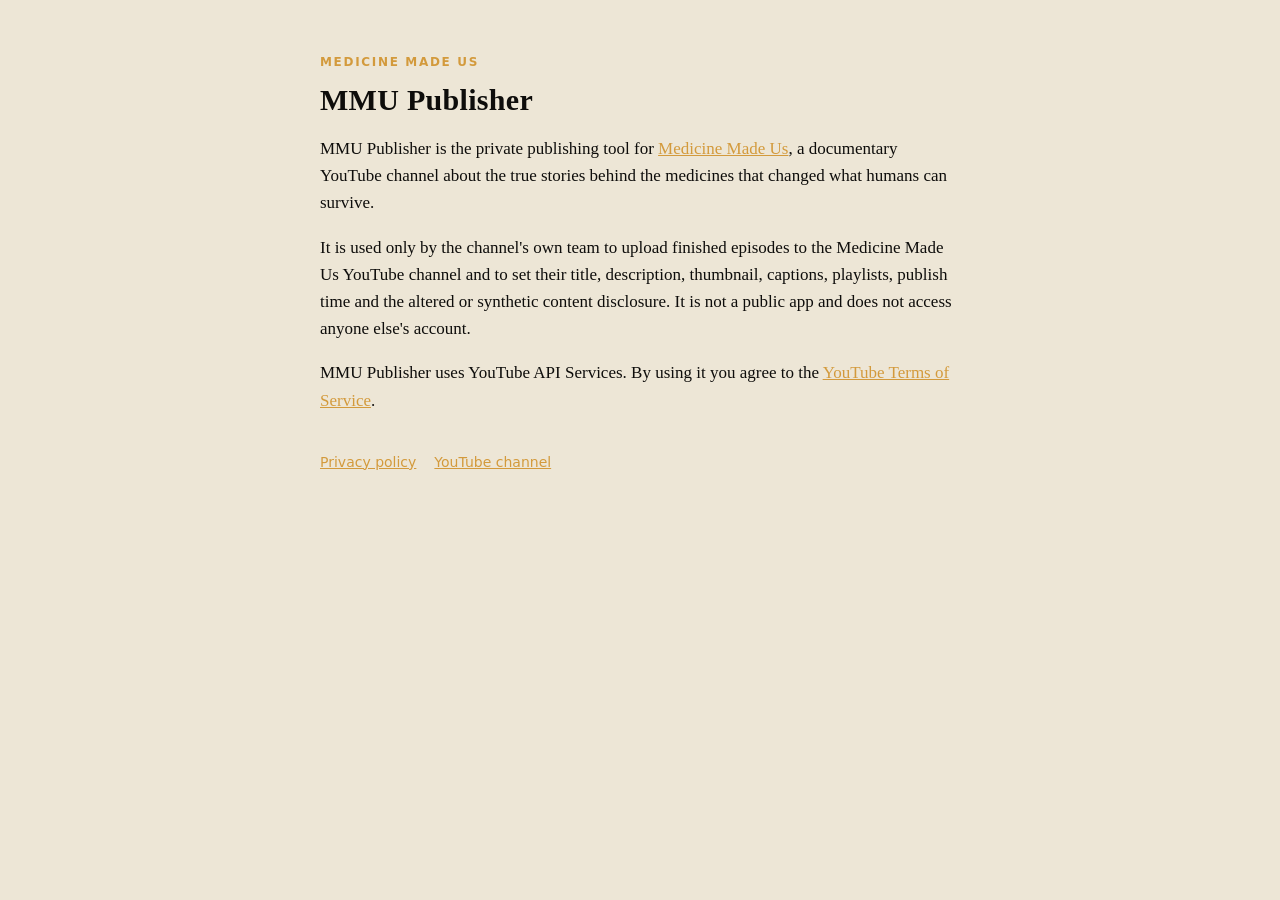
<file: index.html>
<!doctype html>
<html lang="en">
<head>
<meta charset="utf-8">
<meta name="viewport" content="width=device-width, initial-scale=1">
<title>MMU Publisher</title>
<link rel="stylesheet" href="style.css">
</head>
<body>
<main>
<div class="kicker">Medicine Made Us</div>
<h1>MMU Publisher</h1>
<p>MMU Publisher is the private publishing tool for <a href="https://www.youtube.com/@MedicineMadeUs">Medicine Made Us</a>, a documentary YouTube channel about the true stories behind the medicines that changed what humans can survive.</p>
<p>It is used only by the channel's own team to upload finished episodes to the Medicine Made Us YouTube channel and to set their title, description, thumbnail, captions, playlists, publish time and the altered or synthetic content disclosure. It is not a public app and does not access anyone else's account.</p>
<p>MMU Publisher uses YouTube API Services. By using it you agree to the <a href="https://www.youtube.com/t/terms">YouTube Terms of Service</a>.</p>
<nav><a href="privacy.html">Privacy policy</a><a href="https://www.youtube.com/@MedicineMadeUs">YouTube channel</a></nav>
</main>
</body>
</html>
</file>
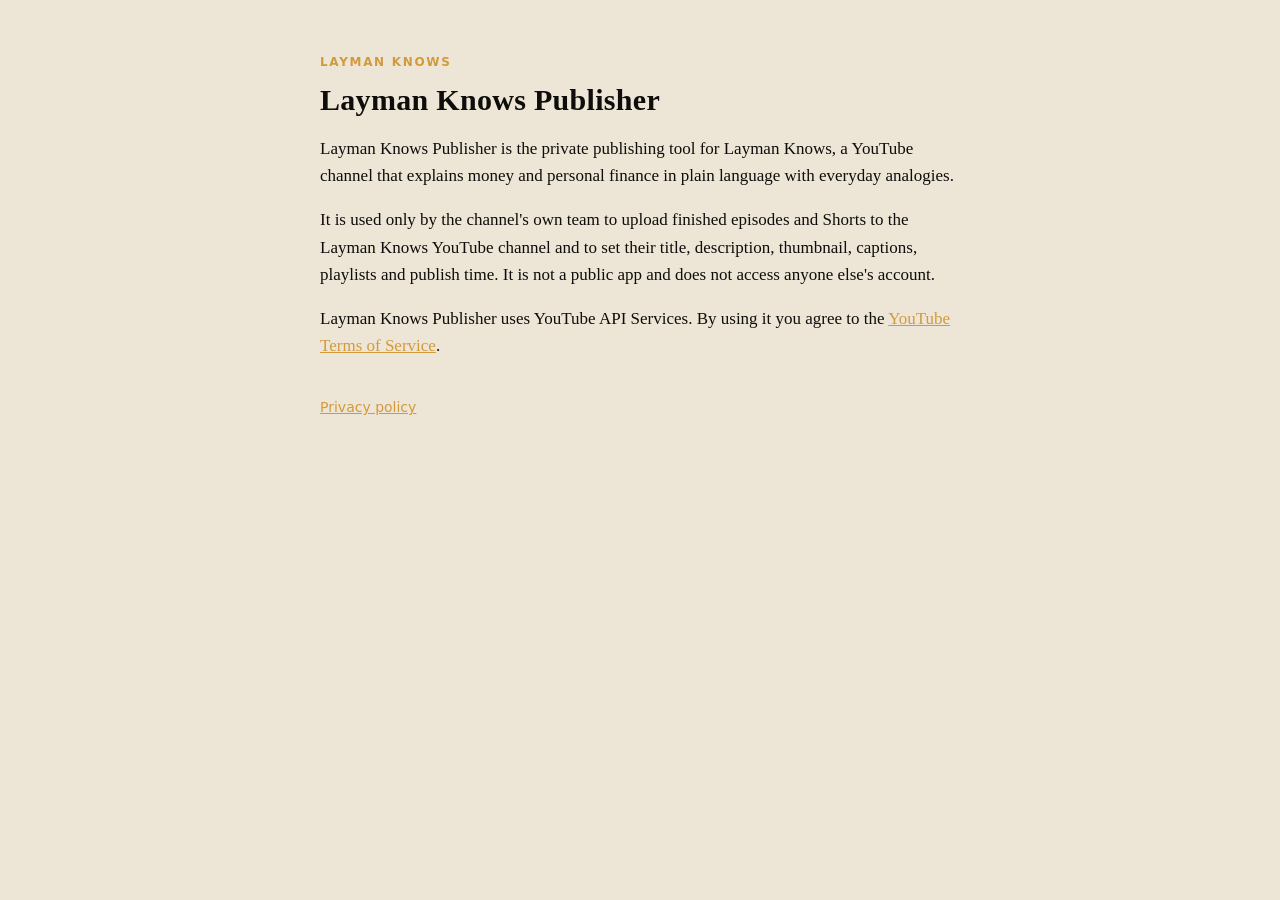
<file: layman-knows/index.html>
<!doctype html>
<html lang="en">
<head>
<meta charset="utf-8">
<meta name="viewport" content="width=device-width, initial-scale=1">
<title>Layman Knows Publisher</title>
<link rel="stylesheet" href="../style.css">
</head>
<body>
<main>
<div class="kicker">Layman Knows</div>
<h1>Layman Knows Publisher</h1>
<p>Layman Knows Publisher is the private publishing tool for Layman Knows, a YouTube channel that explains money and personal finance in plain language with everyday analogies.</p>
<p>It is used only by the channel's own team to upload finished episodes and Shorts to the Layman Knows YouTube channel and to set their title, description, thumbnail, captions, playlists and publish time. It is not a public app and does not access anyone else's account.</p>
<p>Layman Knows Publisher uses YouTube API Services. By using it you agree to the <a href="https://www.youtube.com/t/terms">YouTube Terms of Service</a>.</p>
<nav><a href="privacy.html">Privacy policy</a></nav>
</main>
</body>
</html>
</file>
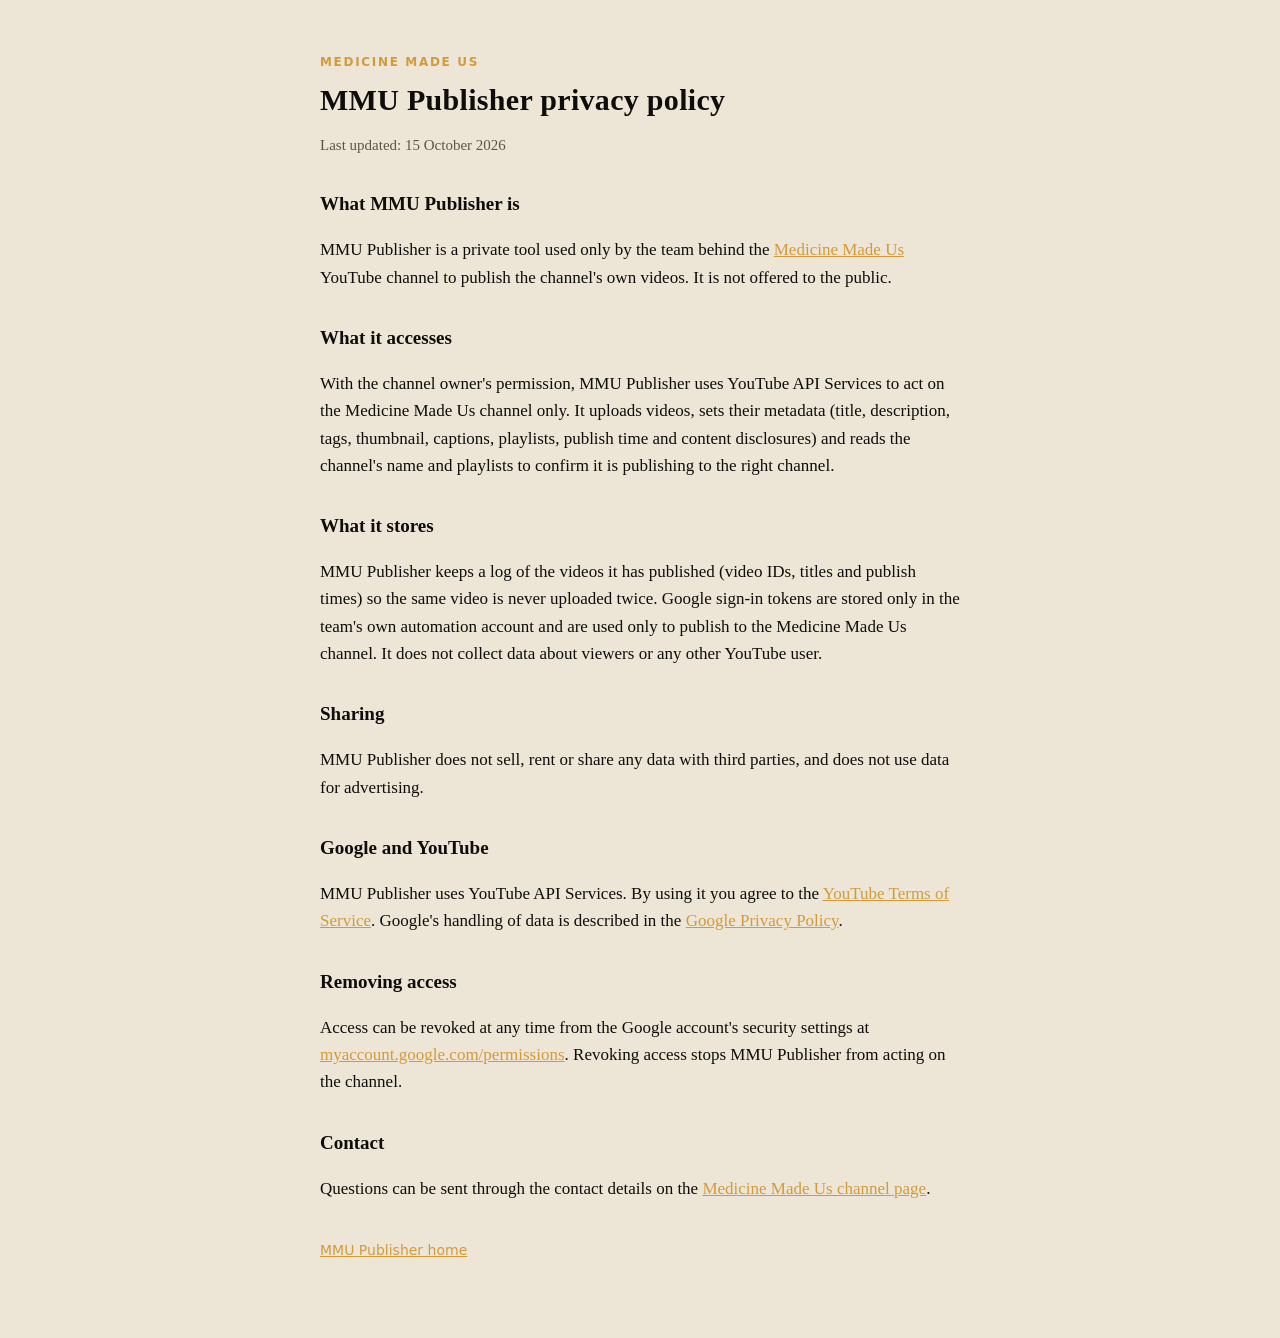
<file: privacy.html>
<!doctype html>
<html lang="en">
<head>
<meta charset="utf-8">
<meta name="viewport" content="width=device-width, initial-scale=1">
<title>MMU Publisher privacy policy</title>
<link rel="stylesheet" href="style.css">
</head>
<body>
<main>
<div class="kicker">Medicine Made Us</div>
<h1>MMU Publisher privacy policy</h1>
<p class="muted">Last updated: 15 October 2026</p>

<h2>What MMU Publisher is</h2>
<p>MMU Publisher is a private tool used only by the team behind the <a href="https://www.youtube.com/@MedicineMadeUs">Medicine Made Us</a> YouTube channel to publish the channel's own videos. It is not offered to the public.</p>

<h2>What it accesses</h2>
<p>With the channel owner's permission, MMU Publisher uses YouTube API Services to act on the Medicine Made Us channel only. It uploads videos, sets their metadata (title, description, tags, thumbnail, captions, playlists, publish time and content disclosures) and reads the channel's name and playlists to confirm it is publishing to the right channel.</p>

<h2>What it stores</h2>
<p>MMU Publisher keeps a log of the videos it has published (video IDs, titles and publish times) so the same video is never uploaded twice. Google sign-in tokens are stored only in the team's own automation account and are used only to publish to the Medicine Made Us channel. It does not collect data about viewers or any other YouTube user.</p>

<h2>Sharing</h2>
<p>MMU Publisher does not sell, rent or share any data with third parties, and does not use data for advertising.</p>

<h2>Google and YouTube</h2>
<p>MMU Publisher uses YouTube API Services. By using it you agree to the <a href="https://www.youtube.com/t/terms">YouTube Terms of Service</a>. Google's handling of data is described in the <a href="https://policies.google.com/privacy">Google Privacy Policy</a>.</p>

<h2>Removing access</h2>
<p>Access can be revoked at any time from the Google account's security settings at <a href="https://myaccount.google.com/permissions">myaccount.google.com/permissions</a>. Revoking access stops MMU Publisher from acting on the channel.</p>

<h2>Contact</h2>
<p>Questions can be sent through the contact details on the <a href="https://www.youtube.com/@MedicineMadeUs/about">Medicine Made Us channel page</a>.</p>

<nav><a href="index.html">MMU Publisher home</a></nav>
</main>
</body>
</html>
</file>
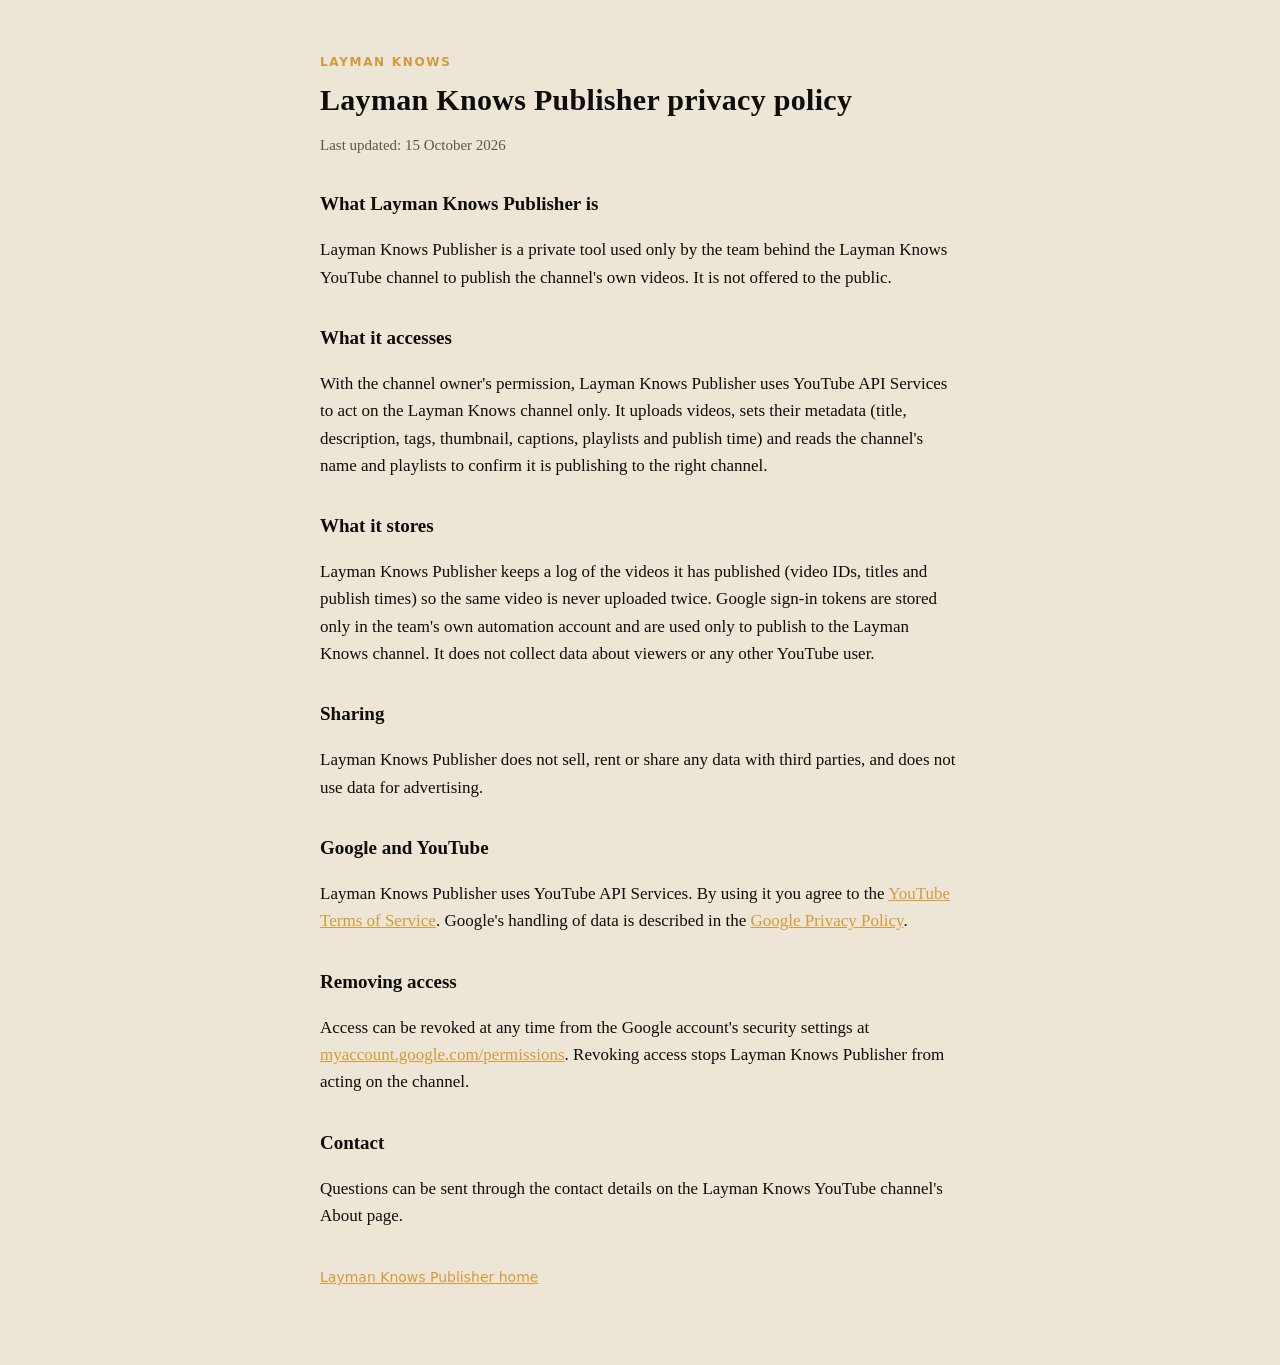
<file: layman-knows/privacy.html>
<!doctype html>
<html lang="en">
<head>
<meta charset="utf-8">
<meta name="viewport" content="width=device-width, initial-scale=1">
<title>Layman Knows Publisher privacy policy</title>
<link rel="stylesheet" href="../style.css">
</head>
<body>
<main>
<div class="kicker">Layman Knows</div>
<h1>Layman Knows Publisher privacy policy</h1>
<p class="muted">Last updated: 15 October 2026</p>

<h2>What Layman Knows Publisher is</h2>
<p>Layman Knows Publisher is a private tool used only by the team behind the Layman Knows YouTube channel to publish the channel's own videos. It is not offered to the public.</p>

<h2>What it accesses</h2>
<p>With the channel owner's permission, Layman Knows Publisher uses YouTube API Services to act on the Layman Knows channel only. It uploads videos, sets their metadata (title, description, tags, thumbnail, captions, playlists and publish time) and reads the channel's name and playlists to confirm it is publishing to the right channel.</p>

<h2>What it stores</h2>
<p>Layman Knows Publisher keeps a log of the videos it has published (video IDs, titles and publish times) so the same video is never uploaded twice. Google sign-in tokens are stored only in the team's own automation account and are used only to publish to the Layman Knows channel. It does not collect data about viewers or any other YouTube user.</p>

<h2>Sharing</h2>
<p>Layman Knows Publisher does not sell, rent or share any data with third parties, and does not use data for advertising.</p>

<h2>Google and YouTube</h2>
<p>Layman Knows Publisher uses YouTube API Services. By using it you agree to the <a href="https://www.youtube.com/t/terms">YouTube Terms of Service</a>. Google's handling of data is described in the <a href="https://policies.google.com/privacy">Google Privacy Policy</a>.</p>

<h2>Removing access</h2>
<p>Access can be revoked at any time from the Google account's security settings at <a href="https://myaccount.google.com/permissions">myaccount.google.com/permissions</a>. Revoking access stops Layman Knows Publisher from acting on the channel.</p>

<h2>Contact</h2>
<p>Questions can be sent through the contact details on the Layman Knows YouTube channel's About page.</p>

<nav><a href="index.html">Layman Knows Publisher home</a></nav>
</main>
</body>
</html>
</file>
<file: style.css>
:root{--ink:#0E0D0B;--bone:#EDE6D6;--amber:#D39A3C;--muted:#5b564c}
@media (prefers-color-scheme: dark){:root{--ink:#EDE6D6;--bone:#0E0D0B;--muted:#b9b1a0}}
*{box-sizing:border-box}
body{margin:0;background:var(--bone);color:var(--ink);font:17px/1.6 Georgia,"Times New Roman",serif}
main{max-width:680px;margin:0 auto;padding:56px 20px 80px}
h1{font-size:30px;line-height:1.2;margin:0 0 6px;letter-spacing:.01em}
h2{font-size:19px;margin:32px 0 6px}
.kicker{color:var(--amber);text-transform:uppercase;letter-spacing:.14em;font:600 12px/1 system-ui,sans-serif;margin-bottom:14px}
.muted{color:var(--muted);font-size:15px}
a{color:var(--amber)}
nav{margin-top:40px;font:14px system-ui,sans-serif}
nav a{margin-right:18px}
</file>
